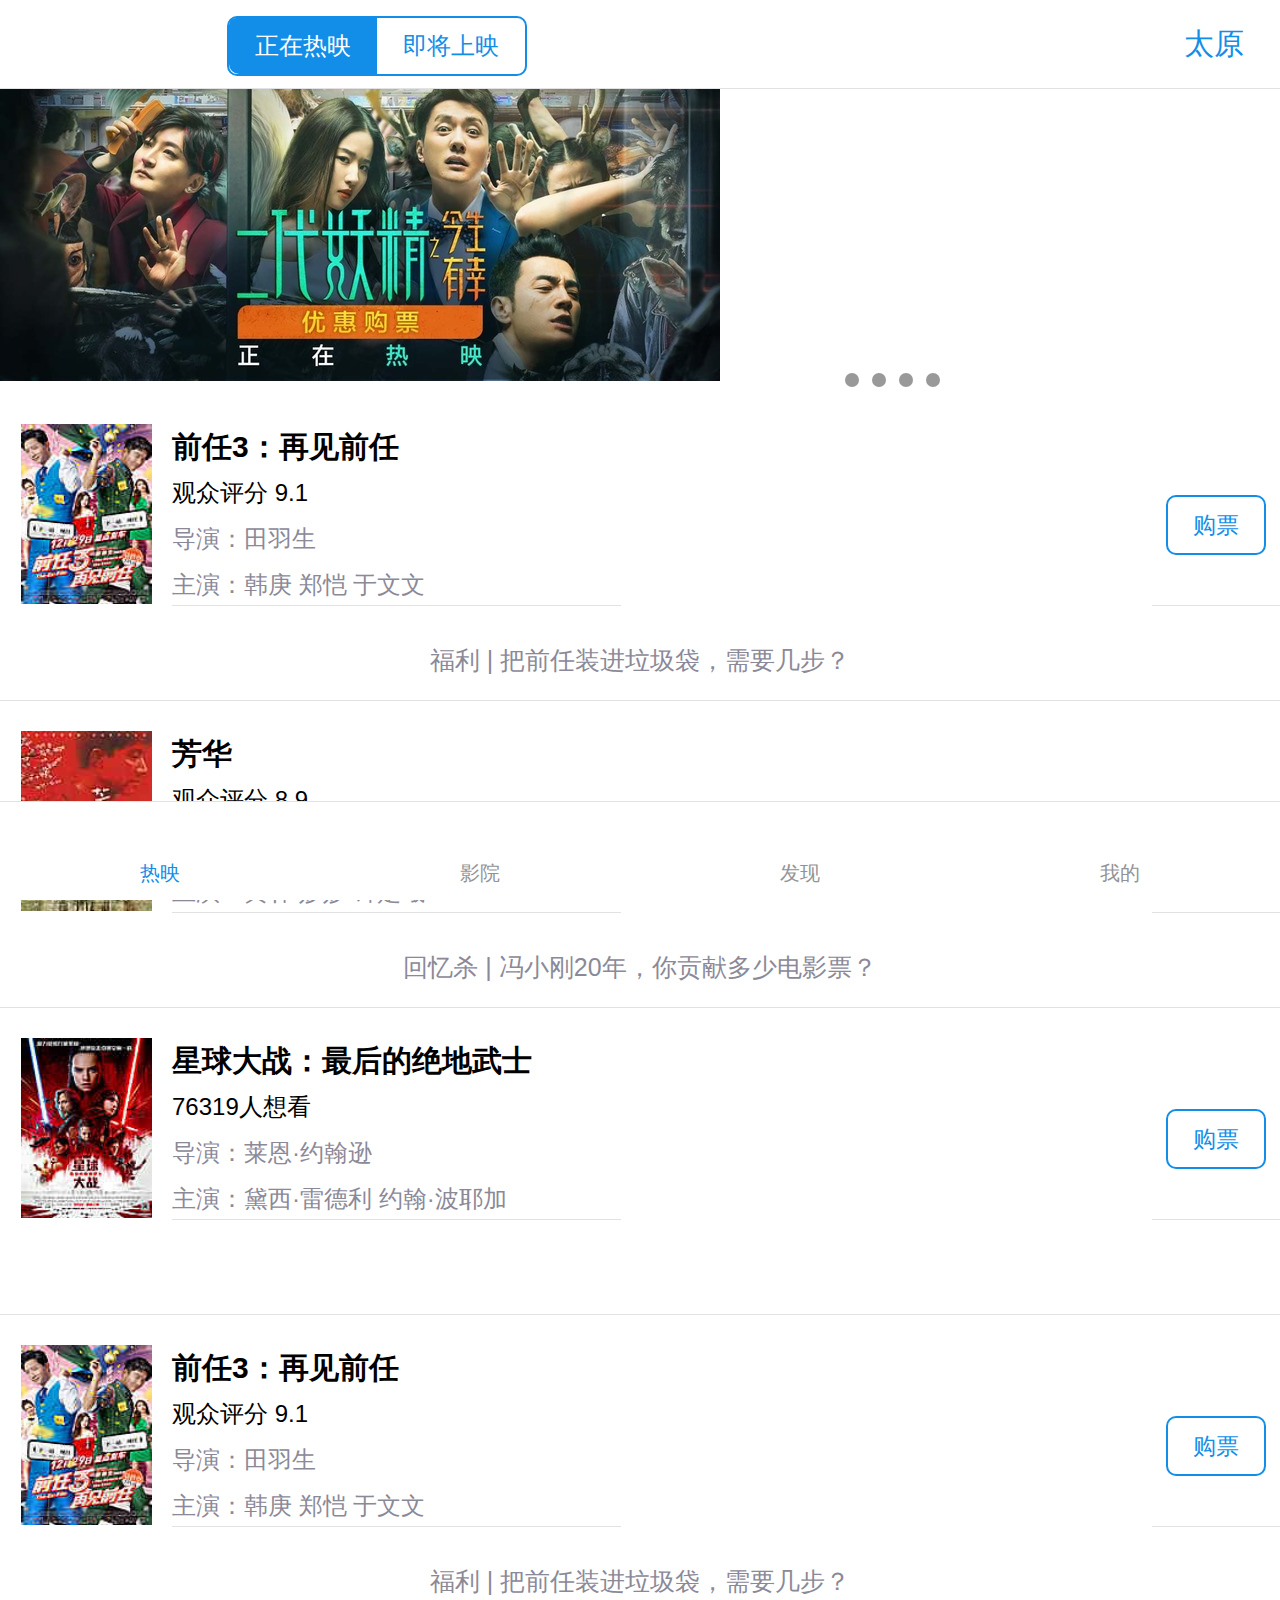
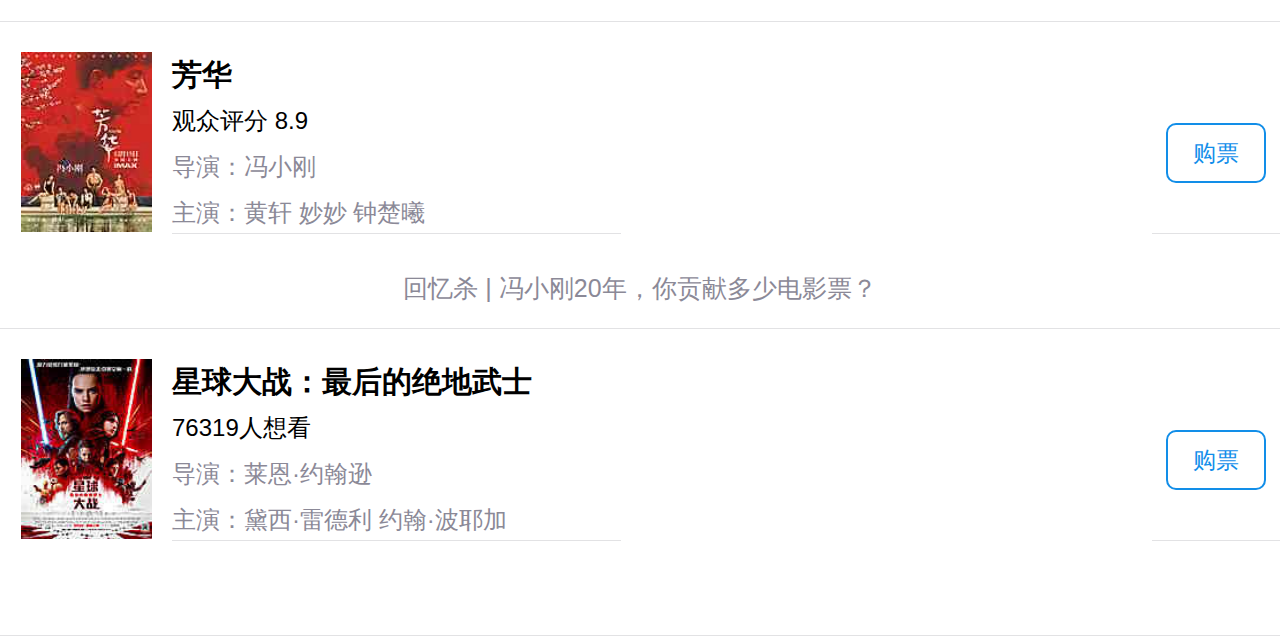
<file: index.html>
<!DOCTYPE html>
<html lang="en">
<head>
	<meta charset="UTF-8">
	<title>movie</title>
	<meta name="viewport" content="width=device-width,user-scalable=no,initial-scale=1.0,maximum-scale=1.0,minimum-scale=1.0">
	<meta http-equiv="X-UA-Compatible" content="ie=edge">
	<link rel="stylesheet" href="css/index.css">
	<script src="js/rem.js"></script>
</head>
<body>
	<div class="header">
		<div class="name"><!-- 电影票 --></div>
		<div class="kuang">
			<a href="index.html" class="kuang_left">正在热映</a>
			<a href="future.html" class="kuang_right">即将上映</a>
		</div>
		<a href="" class="map">太原</a>
	</div>
	<div class="banner">
	<ul class="banner_img">
		<li>
			<a href="">
				<img src="img/qianren.jpg" alt="">
			</a>
		</li>
		<li>
			<a href="">
				<img src="img/zhanlang.jpg" alt="">
			</a>
		</li>
		<li>
			<a href="">
				<img src="img/xingqiu.jpg" alt="">
			</a>
		</li>
		<li>
			<a href="">
				<img src="img/nisi.jpg" alt="">
			</a>
		</li>
		<li>
			<a href="">
				<img src="img/yaojing.jpg" alt="">
			</a>
		</li>
	</ul>
	<ul class="banner_btn">
		<li></li>
		<li></li>
		<li></li>
		<li></li>
		<li></li>
	</ul>
	</div>
	<div class="main">
		<div class="maintop">
			<a href="details.html" class="maintop_left">
				<img src="img/qianren3.jpg" alt="">
			</a>
			<div class="maintop_center">
				<h2>前任3：再见前任</h2>
				<h3>观众评分 9.1</h3>
				<h4>导演：田羽生</h4>
				<h5>主演：韩庚 郑恺 于文文</h5>
			</div>
			<div class="maintop_right">
				<a href="">购票</a>
				<!-- <p>特惠</p> -->
			</div>
		</div>
		<div class="mainbottom">福利 | 把前任装进垃圾袋，需要几步？</div>
	</div>
	<div class="main">
		<div class="maintop">
			<a href="" class="maintop_left">
				<img src="img/fanghua.jpg" alt="">
			</a>
			<div class="maintop_center">
				<h2>芳华</h2>
				<h3>观众评分 8.9</h3>
				<h4>导演：冯小刚</h4>
				<h5>主演：黄轩 妙妙 钟楚曦</h5>
			</div>
			<div class="maintop_right">
				<a href="">购票</a>
				<!-- <p>特惠</p> -->
			</div>
		</div>
		<div class="mainbottom">回忆杀 | 冯小刚20年，你贡献多少电影票？</div>
	</div>
	<div class="main">
		<div class="maintop">
			<a href="" class="maintop_left">
				<img src="img/xingqiudazhan.jpg" alt="">
			</a>
			<div class="maintop_center">
				<h2>星球大战：最后的绝地武士</h2>
				<h3>76319人想看</h3>
				<h4>导演：莱恩·约翰逊</h4>
				<h5>主演：黛西·雷德利 约翰·波耶加</h5>
			</div>
			<div class="maintop_right">
				<a href="">购票</a>
				<!-- <p>特惠</p> -->
			</div>
		</div>
		<div class="mainbottom"></div>
	</div>
	<div class="main">
		<div class="maintop">
			<a href="" class="maintop_left">
				<img src="img/qianren3.jpg" alt="">
			</a>
			<div class="maintop_center">
				<h2>前任3：再见前任</h2>
				<h3>观众评分 9.1</h3>
				<h4>导演：田羽生</h4>
				<h5>主演：韩庚 郑恺 于文文</h5>
			</div>
			<div class="maintop_right">
				<a href="">购票</a>
				<!-- <p>特惠</p> -->
			</div>
		</div>
		<div class="mainbottom">福利 | 把前任装进垃圾袋，需要几步？</div>
	</div>
	<div class="main">
		<div class="maintop">
			<a href="" class="maintop_left">
				<img src="img/fanghua.jpg" alt="">
			</a>
			<div class="maintop_center">
				<h2>芳华</h2>
				<h3>观众评分 8.9</h3>
				<h4>导演：冯小刚</h4>
				<h5>主演：黄轩 妙妙 钟楚曦</h5>
			</div>
			<div class="maintop_right">
				<a href="">购票</a>
				<!-- <p>特惠</p> -->
			</div>
		</div>
		<div class="mainbottom">回忆杀 | 冯小刚20年，你贡献多少电影票？</div>
	</div>
	<div class="main">
		<div class="maintop">
			<a href="" class="maintop_left">
				<img src="img/xingqiudazhan.jpg" alt="">
			</a>
			<div class="maintop_center">
				<h2>星球大战：最后的绝地武士</h2>
				<h3>76319人想看</h3>
				<h4>导演：莱恩·约翰逊</h4>
				<h5>主演：黛西·雷德利 约翰·波耶加</h5>
			</div>
			<div class="maintop_right">
				<a href="">购票</a>
				<!-- <p>特惠</p> -->
			</div>
		</div>
		<div class="mainbottom"></div>
	</div>
	<ul class="footer">
		<li>
			<a href="index.html">
				<i>&#xe619;</i>
				<h2>热映</h2>
			</a>
		</li>
		<li>
			<a href="cinema.html">
				<i>&#xe655;</i>
				<h2>影院</h2>
			</a>
		</li>
		<li>
			<a href="find.html">
				<i>&#xe78a;</i>
				<h2>发现</h2>
			</a>
		</li>
		<li>
			<a href="my.html">
				<i>&#xe601;</i>
				<h2>我的</h2>
			</a>
		</li>
	</ul>
</body>
</html>
</file>
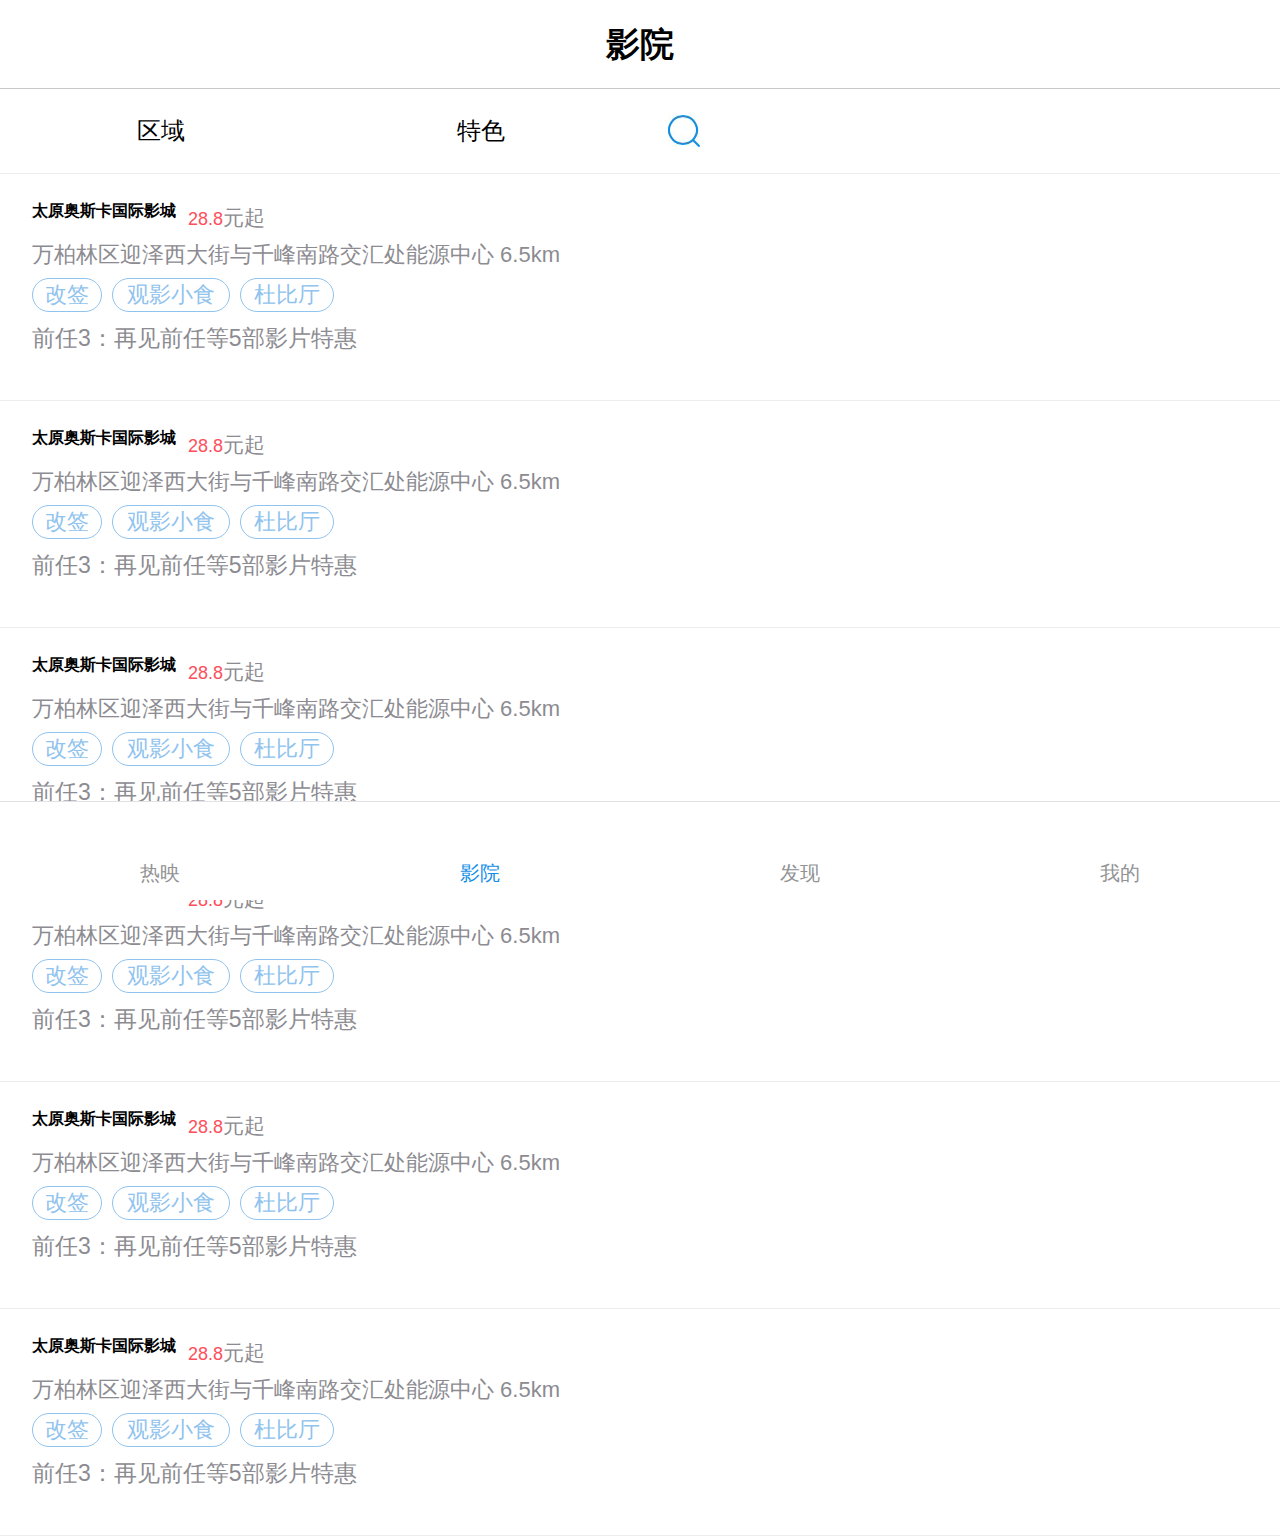
<file: cinema.html>
<!DOCTYPE html>
<html lang="en">
<head>
	<meta charset="UTF-8">
	<title>movie</title>
	<meta name="viewport" content="width=device-width,user-scalable=no,initial-scale=1.0,maximum-scale=1.0,minimum-scale=1.0">
	<meta http-equiv="X-UA-Compatible" content="ie=edge">
	<link rel="stylesheet" href="css/cinema.css">
	<script src="js/rem.js"></script>
</head>
<body>
	<div class="header">
		<div class="title">影院</div>
	</div>
	<div class="nav">
		<div class="quyu">区域</div>
		<div class="tese">特色</div>
		<div class="search"><img src="img/search.png" alt=""></div>
	</div>
	<div class="main">
		<h1>太原奥斯卡国际影城</h1>
		<p><span>28.8</span>元起</p>
		<h2>万柏林区迎泽西大街与千峰南路交汇处能源中心 6.5km</h2>
		<ul class="list">
			<li>改签</li>
			<li>观影小食</li>
			<li>杜比厅</li>
		</ul>
		<h3>前任3：再见前任等5部影片特惠</h3>
	</div>
	<div class="main">
		<h1>太原奥斯卡国际影城</h1>
		<p><span>28.8</span>元起</p>
		<h2>万柏林区迎泽西大街与千峰南路交汇处能源中心 6.5km</h2>
		<ul class="list">
			<li>改签</li>
			<li>观影小食</li>
			<li>杜比厅</li>
		</ul>
		<h3>前任3：再见前任等5部影片特惠</h3>
	</div>
	<div class="main">
		<h1>太原奥斯卡国际影城</h1>
		<p><span>28.8</span>元起</p>
		<h2>万柏林区迎泽西大街与千峰南路交汇处能源中心 6.5km</h2>
		<ul class="list">
			<li>改签</li>
			<li>观影小食</li>
			<li>杜比厅</li>
		</ul>
		<h3>前任3：再见前任等5部影片特惠</h3>
	</div>
	<div class="main">
		<h1>太原奥斯卡国际影城</h1>
		<p><span>28.8</span>元起</p>
		<h2>万柏林区迎泽西大街与千峰南路交汇处能源中心 6.5km</h2>
		<ul class="list">
			<li>改签</li>
			<li>观影小食</li>
			<li>杜比厅</li>
		</ul>
		<h3>前任3：再见前任等5部影片特惠</h3>
	</div>
	<div class="main">
		<h1>太原奥斯卡国际影城</h1>
		<p><span>28.8</span>元起</p>
		<h2>万柏林区迎泽西大街与千峰南路交汇处能源中心 6.5km</h2>
		<ul class="list">
			<li>改签</li>
			<li>观影小食</li>
			<li>杜比厅</li>
		</ul>
		<h3>前任3：再见前任等5部影片特惠</h3>
	</div>
	<div class="main">
		<h1>太原奥斯卡国际影城</h1>
		<p><span>28.8</span>元起</p>
		<h2>万柏林区迎泽西大街与千峰南路交汇处能源中心 6.5km</h2>
		<ul class="list">
			<li>改签</li>
			<li>观影小食</li>
			<li>杜比厅</li>
		</ul>
		<h3>前任3：再见前任等5部影片特惠</h3>
	</div>
	<ul class="footer">
		<li>
			<a href="index.html">
				<i>&#xe619;</i>
				<h2>热映</h2>
			</a>
		</li>
		<li>
			<a href="cinema.html">
				<i>&#xe655;</i>
				<h2>影院</h2>
			</a>
		</li>
		<li>
			<a href="find.html">
				<i>&#xe78a;</i>
				<h2>发现</h2>
			</a>
		</li>
		<li>
			<a href="my.html">
				<i>&#xe601;</i>
				<h2>我的</h2>
			</a>
		</li>
	</ul>
</body>
</html>
</file>
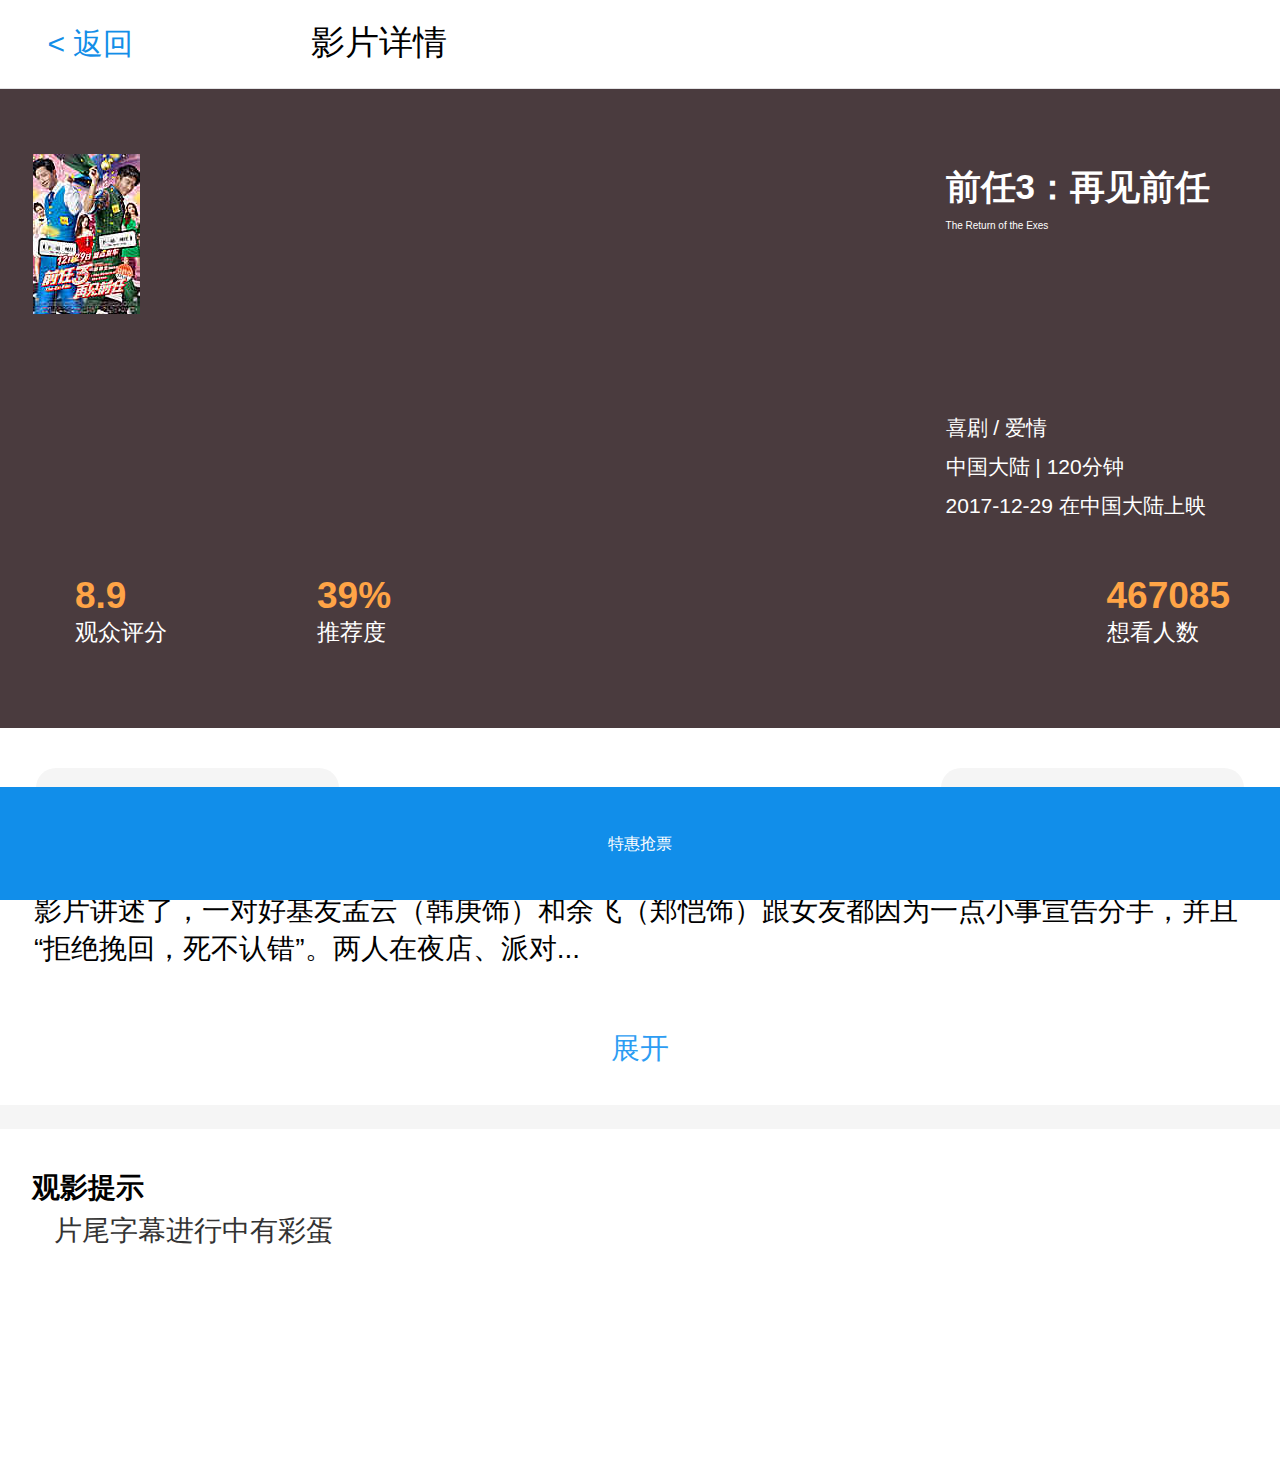
<file: details.html>
<!DOCTYPE html>
<html lang="en">
<head>
	<meta charset="UTF-8">
	<title>movie</title>
	<meta name="viewport" content="width=device-width,user-scalable=no,initial-scale=1.0,maximum-scale=1.0,minimum-scale=1.0">
	<meta http-equiv="X-UA-Compatible" content="ie=edge">
	<link rel="stylesheet" href="css/details.css">
	<script src="js/rem.js"></script>
</head>
<body>
	<div class="header">
		<a href="index.html" class="name">< 返回</a>
		<div class="kuang">影片详情</div>
		<a href="" class="share"><i>&#xe603;</i></a>
	</div>
	<div class="banner">
		<div class="banner_top">
			<div class="banner_left">
				<img src="img/qianren3.jpg" alt="">
			</div>
			<div class="banner_right">
				<h1>前任3：再见前任</h1>
				<span>The Return of the Exes</span>
				<p>
					喜剧 / 爱情
					<br>
					中国大陆 | 120分钟
					<br>
					2017-12-29 在中国大陆上映
				</p>
			</div>
		</div>
		<div class="banner_bottom">
			<div class="fen">
				<h1>8.9</h1>
				观众评分
			</div>
			<div class="v">
				<h1>39%</h1>
				推荐度
			</div>
			<div class="shu">
				<h1>467085</h1>
				想看人数
			</div>
		</div>
	</div>
	<div class="main">
		<div class="kuai">
			<div class="xiangkan"><i>&#xe66f;</i>想看</div>
			<div class="pingfen"><i>&#xe6ed;</i>评分</div>
		</div>
		<p>影片讲述了，一对好基友孟云（韩庚饰）和余飞（郑恺饰）跟女友都因为一点小事宣告分手，并且“拒绝挽回，死不认错”。两人在夜店、派对...</p>
		<a href="">展开</a>
	</div>
	<div class="bian"></div>
	<div class="caidan">
		<h1>观影提示</h1>
		<p><i>&#xe663;</i>片尾字幕进行中有彩蛋</p>
	</div>
	<footer>特惠抢票</footer>
</body>
</html>
</file>
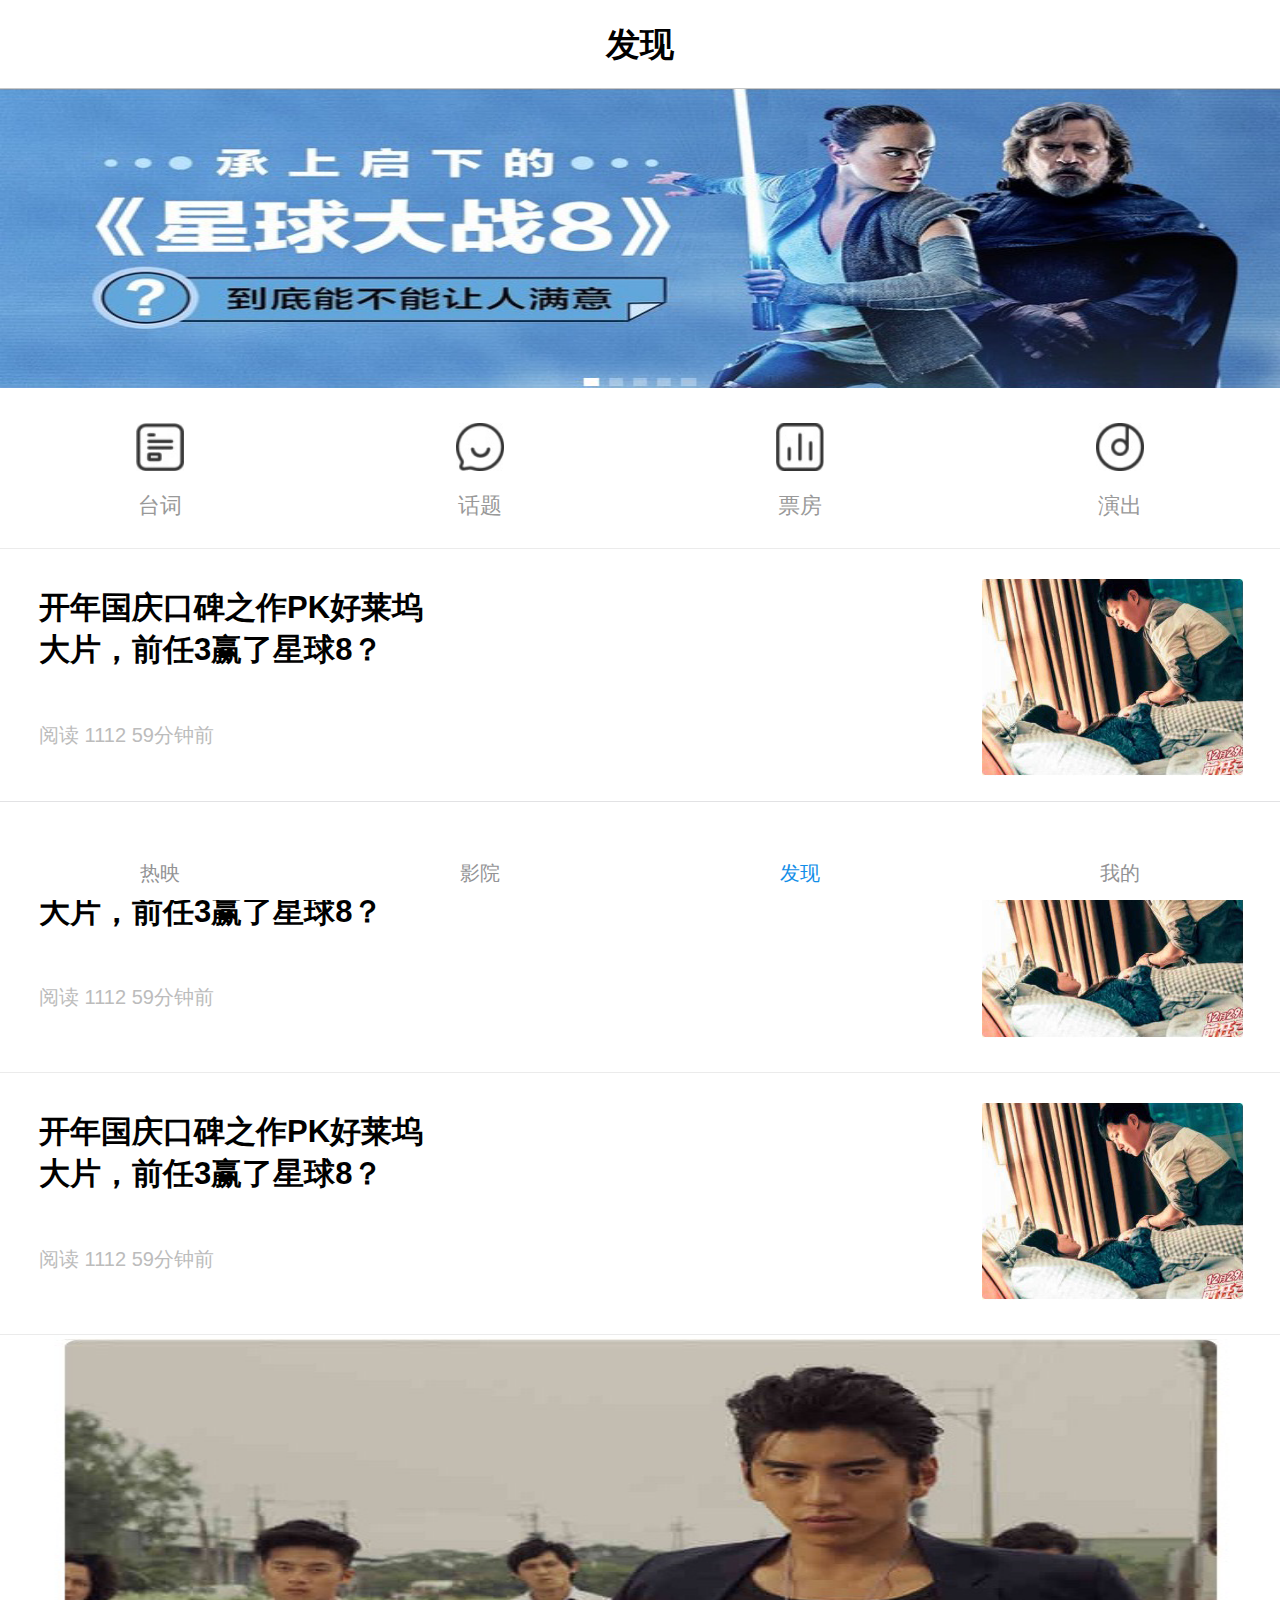
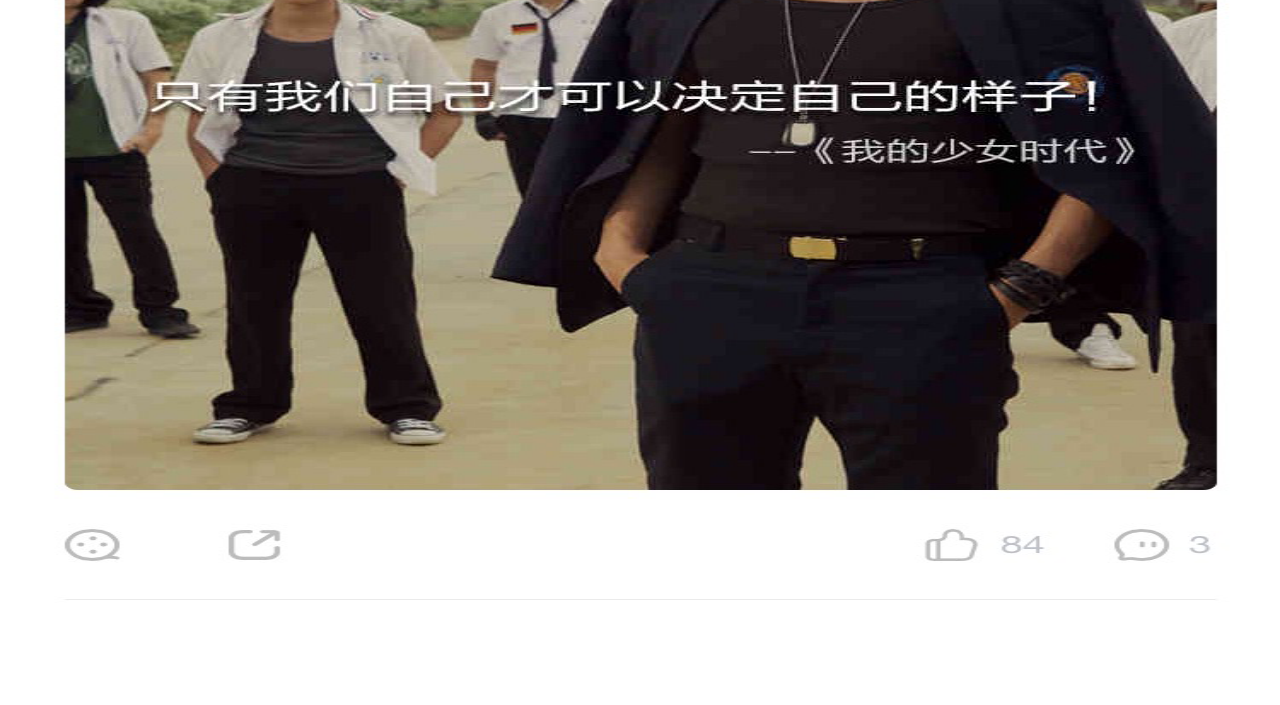
<file: find.html>
<!DOCTYPE html>
<html lang="en">
<head>
	<meta charset="UTF-8">
	<title>我的</title>
	<meta name="viewport" content="width=device-width,user-scalable=no,initial-scale=1.0,maximum-scale=1.0,minimum-scale=1.0">
	<meta http-equiv="X-UA-Compatible" content="ie=edge">
	<link rel="stylesheet" href="css/find.css">
	<script src="js/rem.js"></script>
</head>
<body>
	<div class="header">
		<div class="title">发现</div>
	</div>
	<a href="" class="banner">
		<img src="img/banner2.png" alt="">
	</a>
	<ul class="list">
		<li>
			<a href="">
				<img src="img/taici.png" alt="">
				<p>台词</p>
			</a> 
		</li>
		<li>
			<a href="">
				<img src="img/huati.png" alt="">
				<p>话题</p>
			</a> 
		</li>
		<li>
			<a href="">
				<img src="img/piaofang.png" alt="">
				<p>票房</p>
			</a> 
		</li>
		<li>
			<a href="">
				<img src="img/yanchu.png" alt="">
				<p>演出</p>
			</a> 
		</li>
	</ul>
	<a href="" class="main">
		<div class="text">
			<h1>开年国庆口碑之作PK好莱坞大片，前任3赢了星球8？</h1>
			<p>阅读 1112 59分钟前</p>
		</div>
		<div class="faxian"><img src="img/faxian.png" alt=""></div>
	</a>
	<a href="" class="main">
		<div class="text">
			<h1>开年国庆口碑之作PK好莱坞大片，前任3赢了星球8？</h1>
			<p>阅读 1112 59分钟前</p>
		</div>
		<div class="faxian"><img src="img/faxian.png" alt=""></div>
	</a>
	<a href="" class="main">
		<div class="text">
			<h1>开年国庆口碑之作PK好莱坞大片，前任3赢了星球8？</h1>
			<p>阅读 1112 59分钟前</p>
		</div>
		<div class="faxian"><img src="img/faxian.png" alt=""></div>
	</a>
	<a class="tu" href="">
		<img src="img/tu.png" alt="">
	</a>
	<ul class="footer">
		<li>
			<a href="index.html">
				<i>&#xe619;</i>
				<h2>热映</h2>
			</a>
		</li>
		<li>
			<a href="cinema.html">
				<i>&#xe655;</i>
				<h2>影院</h2>
			</a>
		</li>
		<li>
			<a href="find.html">
				<i>&#xe78a;</i>
				<h2>发现</h2>
			</a>
		</li>
		<li>
			<a href="my.html">
				<i>&#xe601;</i>
				<h2>我的</h2>
			</a>
		</li>
	</ul>
</body>
</html>
</file>
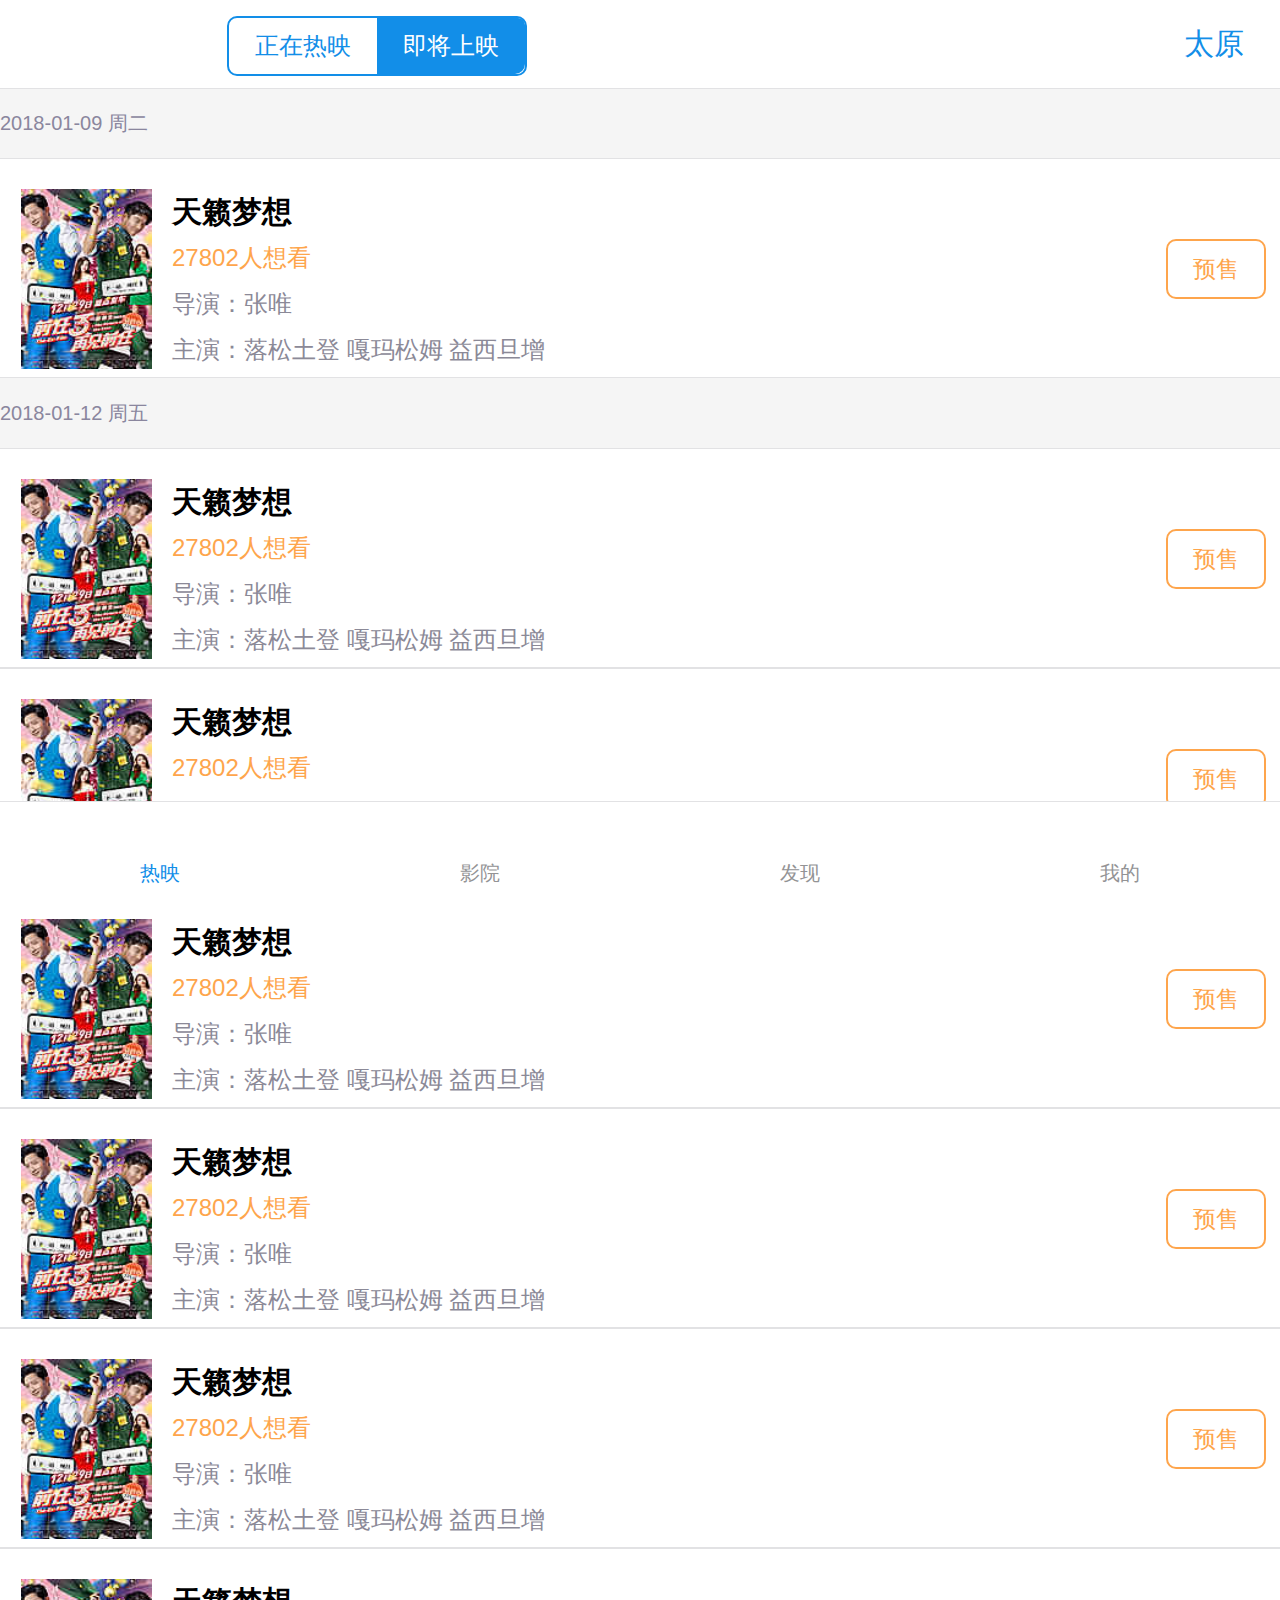
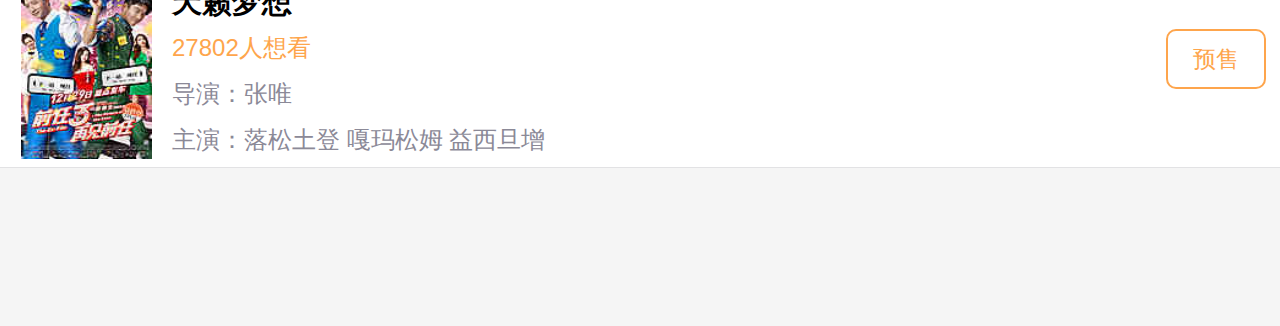
<file: future.html>
<!DOCTYPE html>
<html lang="en">
<head>
	<meta charset="UTF-8">
	<title>movie</title>
	<meta name="viewport" content="width=device-width,user-scalable=no,initial-scale=1.0,maximum-scale=1.0,minimum-scale=1.0">
	<meta http-equiv="X-UA-Compatible" content="ie=edge">
	<link rel="stylesheet" href="css/future.css">
	<script src="js/rem.js"></script>
</head>
<body>
	<div class="header">
		<div class="name"><!-- 电影票 --></div>
		<div class="kuang">
			<a href="index.html" class="kuang_left">正在热映</a>
			<a href="future.html" class="kuang_right">即将上映</a>
		</div>
		<a href="" class="map">太原</a>
	</div>
	<div class="di">2018-01-09 周二</div>
	<div class="main">
		<div class="maintop">
			<a href="" class="maintop_left">
				<img src="img/qianren3.jpg" alt="">
			</a>
			<div class="maintop_center">
				<h2>天籁梦想</h2>
				<h3>27802人想看</h3>
				<h4>导演：张唯</h4>
				<h5>主演：落松土登 嘎玛松姆 益西旦增</h5>
			</div>
			<div class="maintop_right">
				<a href="">预售</a>
				<!-- <p>特惠</p> -->
			</div>
		</div>
	</div>
	<div class="di1">2018-01-12 周五</div>
	<div class="main">
		<div class="maintop">
			<a href="" class="maintop_left">
				<img src="img/qianren3.jpg" alt="">
			</a>
			<div class="maintop_center">
				<h2>天籁梦想</h2>
				<h3>27802人想看</h3>
				<h4>导演：张唯</h4>
				<h5>主演：落松土登 嘎玛松姆 益西旦增</h5>
			</div>
			<div class="maintop_right">
				<a href="">预售</a>
				<!-- <p>特惠</p> -->
			</div>
		</div>
	</div>
	<div class="main">
		<div class="maintop">
			<a href="" class="maintop_left">
				<img src="img/qianren3.jpg" alt="">
			</a>
			<div class="maintop_center">
				<h2>天籁梦想</h2>
				<h3>27802人想看</h3>
				<h4>导演：张唯</h4>
				<h5>主演：落松土登 嘎玛松姆 益西旦增</h5>
			</div>
			<div class="maintop_right">
				<a href="">预售</a>
				<!-- <p>特惠</p> -->
			</div>
		</div>
	</div>
	<div class="main">
		<div class="maintop">
			<a href="" class="maintop_left">
				<img src="img/qianren3.jpg" alt="">
			</a>
			<div class="maintop_center">
				<h2>天籁梦想</h2>
				<h3>27802人想看</h3>
				<h4>导演：张唯</h4>
				<h5>主演：落松土登 嘎玛松姆 益西旦增</h5>
			</div>
			<div class="maintop_right">
				<a href="">预售</a>
				<!-- <p>特惠</p> -->
			</div>
		</div>
	</div>
	<div class="main">
		<div class="maintop">
			<a href="" class="maintop_left">
				<img src="img/qianren3.jpg" alt="">
			</a>
			<div class="maintop_center">
				<h2>天籁梦想</h2>
				<h3>27802人想看</h3>
				<h4>导演：张唯</h4>
				<h5>主演：落松土登 嘎玛松姆 益西旦增</h5>
			</div>
			<div class="maintop_right">
				<a href="">预售</a>
				<!-- <p>特惠</p> -->
			</div>
		</div>
	</div>
	<div class="main">
		<div class="maintop">
			<a href="" class="maintop_left">
				<img src="img/qianren3.jpg" alt="">
			</a>
			<div class="maintop_center">
				<h2>天籁梦想</h2>
				<h3>27802人想看</h3>
				<h4>导演：张唯</h4>
				<h5>主演：落松土登 嘎玛松姆 益西旦增</h5>
			</div>
			<div class="maintop_right">
				<a href="">预售</a>
				<!-- <p>特惠</p> -->
			</div>
		</div>
	</div>
	<div class="main">
		<div class="maintop">
			<a href="" class="maintop_left">
				<img src="img/qianren3.jpg" alt="">
			</a>
			<div class="maintop_center">
				<h2>天籁梦想</h2>
				<h3>27802人想看</h3>
				<h4>导演：张唯</h4>
				<h5>主演：落松土登 嘎玛松姆 益西旦增</h5>
			</div>
			<div class="maintop_right">
				<a href="">预售</a>
				<!-- <p>特惠</p> -->
			</div>
		</div>
	</div>
	<div class="di"></div>
	<ul class="footer">
		<li>
			<a href="index.html">
				<i>&#xe619;</i>
				<h2>热映</h2>
			</a>
		</li>
		<li>
			<a href="cinema.html">
				<i>&#xe655;</i>
				<h2>影院</h2>
			</a>
		</li>
		<li>
			<a href="find.html">
				<i>&#xe78a;</i>
				<h2>发现</h2>
			</a>
		</li>
		<li>
			<a href="my.html">
				<i>&#xe601;</i>
				<h2>我的</h2>
			</a>
		</li>
	</ul>
</body>
</html>
</file>
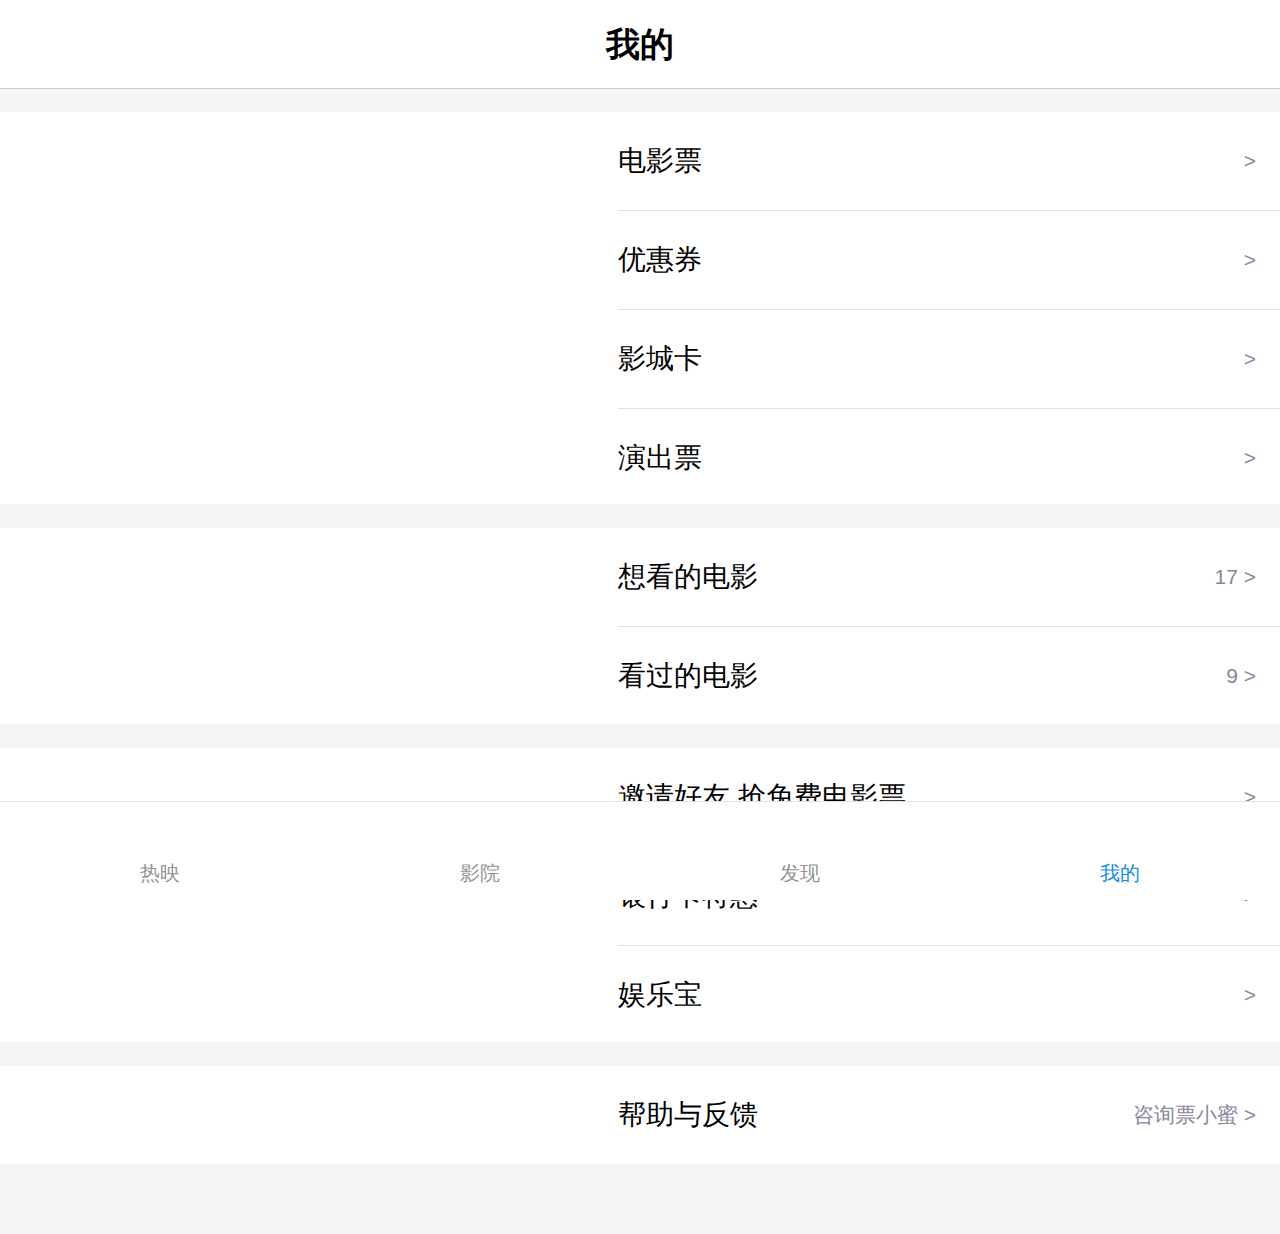
<file: my.html>
<!DOCTYPE html>
<html lang="en">
<head>
	<meta charset="UTF-8">
	<title>我的</title>
	<meta name="viewport" content="width=device-width,user-scalable=no,initial-scale=1.0,maximum-scale=1.0,minimum-scale=1.0">
	<meta http-equiv="X-UA-Compatible" content="ie=edge">
	<link rel="stylesheet" href="css/my.css">
	<script src="js/rem.js"></script>
</head>
<body>
	<div class="header">
		<div class="title">我的</div>
	</div>
	<div class="di"></div>
	<a href="" class="list">
		<i>&#xe619;</i>
		<div class="xian">
		<span>电影票</span>
		<div class="right">&gt;</div>
		</div>
	</a>
	<a href="" class="list">
		<i>&#xe6d6;</i>
		<div class="xian">
		<span>优惠券</span>
		<div class="right">&gt;</div>
		</div>
	</a>
	<a href="" class="list">
		<i>&#xe6e1;</i>
		<div class="xian">
		<span>影城卡</span>
		<div class="right">&gt;</div>
		</div>
	</a>
	<a href="" class="list">
		<i>&#xe7b7;</i>
		<div class="xian1">
		<span>演出票</span>
		<div class="right">&gt;</div>
		</div>
	</a>
	<div class="di1"></div>
	<a href="" class="list">
		<i>&#xe617;</i>
		<div class="xian">
		<span>想看的电影</span>
		<div class="right">17 &gt;</div>
		</div>
	</a>
	<a href="" class="list">
		<i>&#xe602;</i>
		<div class="xian1">
		<span>看过的电影</span>
		<div class="right">9 &gt;</div>
		</div>
	</a>
	<div class="di1"></div>
	<a href="" class="list">
		<i>&#xe60a;</i>
		<div class="xian">
		<span>邀请好友 抢免费电影票</span>
		<div class="right">&gt;</div>
		</div>
	</a>
	<a href="" class="list">
		<i>&#xe624;</i>
		<div class="xian">
		<span>银行卡特惠</span>
		<div class="right">&gt;</div>
		</div>
	</a>
	<a href="" class="list">
		<i>&#xe616;</i>
		<div class="xian1">
		<span>娱乐宝</span>
		<div class="right">&gt;</div>
		</div>
	</a>
	<div class="di1"></div>
	<a href="" class="list">
		<i>&#xe672;</i>
		<div class="xian1">
		<span>帮助与反馈</span>
		<div class="right">咨询票小蜜 &gt;</div>
		</div>
	</a>
	<div class="di2"></div>
	<ul class="footer">
		<li>
			<a href="index.html">
				<i>&#xe619;</i>
				<h2>热映</h2>
			</a>
		</li>
		<li>
			<a href="cinema.html">
				<i>&#xe655;</i>
				<h2>影院</h2>
			</a>
		</li>
		<li>
			<a href="find.html">
				<i>&#xe78a;</i>
				<h2>发现</h2>
			</a>
		</li>
		<li>
			<a href="my.html">
				<i>&#xe601;</i>
				<h2>我的</h2>
			</a>
		</li>
	</ul>
</body>
</html>
</file>
<file: css/index.css>
@import url('base.css');

body{
	height: auto;
	width: 100%;
	position: relative;
}

@font-face {
  font-family: 'iconfont';  /* project id 531176 */
  src: url('https://at.alicdn.com/t/font_531176_y8r4bgajykzz1tt9.eot');
  src: url('https://at.alicdn.com/t/font_531176_y8r4bgajykzz1tt9.eot?#iefix') format('embedded-opentype'),
  url('https://at.alicdn.com/t/font_531176_y8r4bgajykzz1tt9.woff') format('woff'),
  url('https://at.alicdn.com/t/font_531176_y8r4bgajykzz1tt9.ttf') format('truetype'),
  url('https://at.alicdn.com/t/font_531176_y8r4bgajykzz1tt9.svg#iconfont') format('svg');
}

/*顶栏*/

.header{
	height: 0.88rem;
	width: 100%;
	background: #fff;
	position: fixed;
	z-index: 999;
	top: 0;
	left: 0;
	border-bottom: 1px solid #e2e2e4;
}

.name{
	float: left;
	color: #128ee8;
	font-size: 0.3rem;
	width: 1.81rem;
	height: 0.88rem;
	text-align: center;
	line-height: 0.88rem;
}

.kuang{
	float: left;
	width: 2.96rem;
	height: 0.56rem;
	margin: 0.16rem 0 0 0.46rem;
	border: 0.02rem solid #128ee8;
	border-radius: 0.1rem;
}

.kuang_left{
	float: left;
	width: 1.48rem;
	height: 100%;
	background: #128ee8;
	font-size: 0.24rem;
	color: #fff;
	line-height: 0.56rem;
	text-align: center;
	border-radius: 0.07rem 0 0 0.1rem;
}

.kuang_right{
	float: right;
	width: 1.48rem;
	height: 100%;
	font-size: 0.24rem;
	color: #128ee8;
	line-height: 0.56rem;
	text-align: center;
}

.map{
	float: right;
	color: #128ee8;
	font-size: 0.3rem;
	width: 1.32rem;
	height: 0.88rem;
	text-align: center;
	line-height: 0.88rem;
}

/*banner*/

.banner{
	margin-top: 0.88rem;
	width: 100%;
	height: 3.06rem;
}

.banner_img{
	width: 100%;
	height: ;
}

.banner_img li{
	float: left;
	position: absolute;
	top: 0;
	left: 0;
}

.banner_img li a{
	width: 100%;
	height: 100%;
	display: block;
}


.banner_img li a img{
	width: 100%;
	height: 100%;
}

.banner_btn{
	width: 1.4rem;
	height: 0.14rem;
	position: absolute;
	right: 2.95rem;
	top: 2.85rem;
}

.banner_btn li{
	width: 0.14rem;
	height: 0.14rem;
	border-radius: 50%;
	float: left;
	background: #999;
	margin-right: 0.13rem;
}

.banner_btn li:last-child{
	margin-right: 0;
	background: #fff;
}

/*主体*/

.main{
	height: auto;
	width: 100%;
}

.maintop{
	height: 2.26rem;
	width: 100%;
}

.maintop_left{
	float: left;
	width: 1.72rem;
	height: 1.81rem;
}

.maintop_left img{
	width: 1.31rem;
	height: 1.8rem;
	margin: 0.3rem auto 0;
	display: block;
}

.maintop_center{
	float: left;
	width: 4.49rem;
	height: 1.81rem;
	margin-top: 0.3rem;
	line-height: 0.46rem;
	border-bottom: 0.01rem solid #e2e2e4;
}

.maintop_center h2{
	font-size: 0.3rem;
}

.maintop_center h3{
	font-size: 0.24rem;
	font-weight: normal;
}

.maintop_center h4{
	font-size: 0.24rem;
	color: #8b8997;
	font-weight: normal;
}

.maintop_center h5{
	font-size: 0.24rem;
	color: #8b8997;
	font-weight: normal;
}

.maintop_right{
	float: right;
	width: 1.28rem;
	height: 2.11rem;
	border-bottom: 0.01rem solid #e2e2e4;
}

.maintop_right a{
	margin: 1.01rem auto 0;
	width: 0.96rem;
	height: 0.56rem;
	border: 0.02rem solid #128ee8;
	border-radius: 0.1rem;
	font-size: 0.23rem;
	color: #118eea;
	display: block;
	text-align: center;
	line-height: 0.56rem;
}

.maintop_right p{
	font-size: 0.15rem;
	font-weight: normal;
	color: #118eea;
	text-align: center;
	display: block;
}

.mainbottom{
	height: 0.8rem;
	width: 100%;
	border-bottom: 0.01rem solid #e2e2e4;
	font-size: 0.25rem;
	color: #8b8997;
	text-align: center;
	line-height: 0.8rem;
}


/*底栏*/

.footer{
	height: 0.98rem;
	width: 100%;
	background: #fff;
	position: fixed;
	z-index: 999;
	bottom: 0;
	right: 0;
	border-top: 1px solid #e2e2e4;
}

.footer li{
	height: 100%;
	width: 25%;
	float: left;
}

.footer li:first-child i{
	color: #128ee8;
}

.footer li:first-child h2{
	color: #128ee8;
}

.footer li a{
	width: 100%;
	height: 100%;
	margin-top: 0.15rem;
	display: block;
}

.footer li a {
	border: none;-webkit-tap-highlight-color: rgba(0,0,0,0);-webkit-tap-highlight-color: transparent;outline: none;
}

.footer li a i{
	font-family: 'iconfont';
	text-align: center;
	color: #939395;
	display: block;
	font-size: 0.37rem;
}

.footer li a h2{
	color: #939395;
	font-size: 0.2rem;
	font-weight: normal;
	text-align: center;
}
</file>
<file: css/cinema.css>
@import url('base.css');

body{
	height: auto;
	width: 100%;
	position: relative;
}

@font-face {
  font-family: 'iconfont';  /* project id 531176 */
  src: url('https://at.alicdn.com/t/font_531176_y8r4bgajykzz1tt9.eot');
  src: url('https://at.alicdn.com/t/font_531176_y8r4bgajykzz1tt9.eot?#iefix') format('embedded-opentype'),
  url('https://at.alicdn.com/t/font_531176_y8r4bgajykzz1tt9.woff') format('woff'),
  url('https://at.alicdn.com/t/font_531176_y8r4bgajykzz1tt9.ttf') format('truetype'),
  url('https://at.alicdn.com/t/font_531176_y8r4bgajykzz1tt9.svg#iconfont') format('svg');
}

/*顶栏*/

.header{
	height: 0.88rem;
	width: 100%;
	background: #fff;
	position: fixed;
	z-index: 999;
	top: 0;
	left: 0;
	border-bottom: 0.01rem solid #c6c8c9;
}

.title{
	text-align: center;
	line-height: 0.88rem;
	font-size: 0.34rem;
	font-weight: bold;
}

.nav{
	padding-top: 0.88rem;
	height: 0.85rem;
	width: 100%;
	border-bottom: 0.01rem solid #ededed;
}

.quyu{
	font-size: 0.24rem;
	float: left;
	width: 3.21rem;
	text-align: center;
	line-height: 0.85rem;
}

.tese{
	font-size: 0.24rem;
	float: left;
	width: 3.2rem;
	text-align: center;
	line-height: 0.85rem;
}

.search{

}

.search img{
	width: 0.32rem;
	height: 0.32rem;
	margin: 0.27rem;
}


.main{
	height: 2.26rem;
	border-bottom: 0.01rem solid #ededed;
	padding-left: 0.32rem;
}

.main h1{
	margin-top: 0.27rem;
	font-size: : 0.29rem;
	float: left;
}

.main h2{
	font-size: 0.22rem;
	font-weight: normal;
	color: #8c8b91;
	width: 100%;
	float: left;
	margin-top: 0.08rem
}

.main p{
	font-size: 0.21rem;
	color: #8c8b91;
	float: left;
	margin-top: 0.3rem;
	margin-left: 0.12rem;
}

.main span{
	font-size: 0.18rem;
	color: #fd4e5b;
}

.main h3{
	font-size: 0.23rem;
	font-weight: normal;
	color: #8c8b91;
	float: left;
	margin-top: 0.08rem;
}

.list{
	width: 100%;
	height: 0.37rem;
	float: left;
	margin-top: 0.08rem
}


.list li{
	border-radius: 0.5rem;
	font-size: 0.22rem;
	color: #90c3ee;
	border: 1px solid #90c3ee;
	text-align: center;
	line-height: 0.32rem;
	float: left;
	margin-right:0.1rem;
}

.list li:first-child{
	width: 0.68rem;
	height: 0.32rem;
}

.list li:nth-child(2){
	width: 1.16rem;
	height: 0.32rem;
}

.list li:last-child{
	width: 0.92rem;
	height: 0.32rem;
}

/*底栏*/

.footer{
	height: 0.98rem;
	width: 100%;
	background: #fff;
	position: fixed;
	z-index: 999;
	bottom: 0;
	right: 0;
	border-top: 1px solid #e2e2e4;
}

.footer li{
	height: 100%;
	width: 25%;
	float: left;
}

.footer li:nth-child(2) i{
	color: #128ee8;
}

.footer li:nth-child(2) h2{
	color: #128ee8;
}

.footer li a{
	width: 100%;
	height: 100%;
	margin-top: 0.15rem;
	display: block;
}

.footer li a {
	border: none;-webkit-tap-highlight-color: rgba(0,0,0,0);-webkit-tap-highlight-color: transparent;outline: none;
}

.footer li a i{
	font-family: 'iconfont';
	text-align: center;
	color: #939395;
	display: block;
	font-size: 0.37rem;
}

.footer li a h2{
	color: #939395;
	font-size: 0.2rem;
	font-weight: normal;
	text-align: center;
}
</file>
<file: css/details.css>
@import url('base.css');

body{
	height: auto;
	width: 100%;
	position: relative;
}

@font-face {
  font-family: 'iconfont';  /* project id 539266 */
  src: url('https://at.alicdn.com/t/font_539266_oejf72eb9d64unmi.eot');
  src: url('https://at.alicdn.com/t/font_539266_oejf72eb9d64unmi.eot?#iefix') format('embedded-opentype'),
  url('https://at.alicdn.com/t/font_539266_oejf72eb9d64unmi.woff') format('woff'),
  url('https://at.alicdn.com/t/font_539266_oejf72eb9d64unmi.ttf') format('truetype'),
  url('https://at.alicdn.com/t/font_539266_oejf72eb9d64unmi.svg#iconfont') format('svg');
}

/*顶栏*/

.header{
	height: 0.88rem;
	width: 100%;
	background: #fff;
	position: fixed;
	z-index: 999;
	top: 0;
	left: 0;
	border-bottom: 1px solid #e2e2e4;
}

.name{
	float: left;
	color: #128ee8;
	font-size: 0.3rem;
	width: 1.81rem;
	height: 0.88rem;
	text-align: center;
	line-height: 0.88rem;
}

.kuang{
	float: left;
	font-size: 0.34rem;
	margin-top: 0.20rem;
	margin-left: 1.3rem;
	color: #000;
}

.share{
	float: right;
}

.share i{
	font-family: 'iconfont';
	color: #2895e8;
	line-height: 0.88rem;
	font-size: 0.4rem;
	margin-right: 0.35rem;
}

.banner{
	padding-top: 0.88rem;
	width: 100%;
	height: 6.4rem;
	background: #4a3b3e;
}

.banner_left{
	float: left;
}

.banner_left img{
	display: block;
	margin-top: 0.66rem;
	margin-left: 0.333rem;
}

.banner_right{
	margin-top: 0.75rem;
	margin-right: 0.7rem;
	float: right;
}

.banner_right h1{
	font-size: 0.35rem;
	color: #fff;
	line-height: 0.48rem;
}

.banner_right span{
	display: block;
	font-size: 0.1rem;
	color: #fff;
	line-height: 0.3rem;
}

.banner_right p{
	margin-top: 1.67rem;
	font-size: 0.21rem;
	color: #fff;
	line-height: 0.39rem;
}

.banner_bottom{
	float: left;
	width: 100%;
	height: 1.47rem;
}

.fen{
	margin-top: 0.5rem;
	margin-left: 0.75rem;
	font-size: 0.23rem;
	color: #fff;
	float: left;
}

.fen h1{
	font-size: 0.37rem;
	color: #ffa446;
}

.v{
	margin-top: 0.5rem;
	margin-left: 1.5rem;
	font-size: 0.23rem;
	color: #fff;
	float: left;
}

.v h1{
	font-size: 0.37rem;
	color: #ffa446;
}

.shu{
	margin-top: 0.5rem;
	margin-right: 0.5rem;
	font-size: 0.23rem;
	color: #fff;
	float: right;
}

.shu h1{
	font-size: 0.37rem;
	color: #ffa446;
}

.kuai{
	width: 100%;
	height: 1.64rem;
}

.xiangkan{
	margin-top: 0.4rem;
	margin-left: 0.36rem;
	float: left;
	width: 3.03rem;
	height: 0.8rem;
	background: #f5f5f5;
	border-radius: 0.2rem;
	text-align: center;
	line-height: 0.8rem;
	font-size: 0.3rem;
}

.xiangkan i{
	font-family: 'iconfont';
	font-size: 0.3rem;
}

.pingfen{
	margin-top: 0.4rem;
	margin-right: 0.36rem;
	float: right;
	width: 3.03rem;
	height: 0.8rem;
	background: #f5f5f5;
	border-radius: 0.2rem;
	text-align: center;
	line-height: 0.8rem;
	font-size: 0.3rem;
}

.pingfen i{
	font-family: 'iconfont';
	font-size: 0.3rem;
}

.main p{
	font-size: 0.28rem;
	padding: 0 0.34rem;
}

.main a{
	margin-top: 0.61rem;
	display: block;
	color: #2d9df3;
	text-align: center;
	font-size: 0.29rem;
}


.bian{
	margin-top: 0.36rem;
	width: 100%;
	height: 0.24rem;
	background: #f5f5f5;
}

.caidan{
	padding-bottom: 2.13rem;
}

.caidan h1{
	margin-top: 0.4rem;
	margin-left: 0.32rem;
	font-size: 0.28rem;
}

.caidan p{
	margin-top: 0.05rem;
	font-size: 0.28rem;
	color: #333;
	margin-left: 0.32rem;
}

.caidan p i{
	font-family: 'iconfont';
	font-size: 0.28rem;
	color: #333;
}

footer{
	position: fixed;
	z-index: 999;
	bottom: 0;
	width: 100%;
	height: 1.13rem;
	background: #118eea;
	text-align: center;
	line-height: 1.13rem;
	color: #fff;
}
</file>
<file: css/find.css>
@import url('base.css');

@font-face {
  font-family: 'iconfont';  /* project id 531176 */
  src: url('https://at.alicdn.com/t/font_531176_o0j3ilhjt4bzkt9.eot');
  src: url('https://at.alicdn.com/t/font_531176_o0j3ilhjt4bzkt9.eot?#iefix') format('embedded-opentype'),
  url('https://at.alicdn.com/t/font_531176_o0j3ilhjt4bzkt9.woff') format('woff'),
  url('https://at.alicdn.com/t/font_531176_o0j3ilhjt4bzkt9.ttf') format('truetype'),
  url('https://at.alicdn.com/t/font_531176_o0j3ilhjt4bzkt9.svg#iconfont') format('svg');
}

/*顶栏*/

.header{
	height: 0.88rem;
	width: 100%;
	background: #fff;
	position: fixed;
	z-index: 999;
	top: 0;
	left: 0;
	border-bottom: 0.01rem solid #c6c8c9;
}

.title{
	text-align: center;
	line-height: 0.88rem;
	font-size: 0.34rem;
	font-weight: bold;
}

.banner{
	padding-top: 0.88rem;
	display: block;
}

.banner img{
	display: block;
	width: 100%;
	height: 3rem;
}

.list{
	height: 1.6rem;
	width: 100%;
	border-bottom: 0.01rem solid #ebebeb;
}

.list li{
	float: left;
	width: 25%;
	height: 100%;
}

.list li a{
	width: 100%;
	height: 100%;
	display: block;
	overflow: hidden;
}

.list li a p{
	color: #999;
	font-size: 0.22rem;
	text-align:center;
	margin-top: 0.2rem;
}

.list li a img{
	width: 0.48rem;
	height: 0.48rem;
	margin: 0.35rem auto 0;
	display: block;
}

.main{
	height: 2.61rem;
	width: 100%;
	display: block;
	border-bottom: 0.01rem solid #ebebeb;
	overflow: hidden;
}

.text{
	width: 4.52rem;
	height: 100%;
	float: left;
	margin-top: 0.38rem;
}

.text h1{
	font-size: 0.31rem;
	color: #000;
	padding-left: 0.39rem;
}

.text p{
	font-size: 0.2rem;
	color: #bcbcbc;
	padding-left: 0.39rem;
	margin-top: 0.51rem;
}

.faxian{
	width: 2.98rem;
	height: 100%;
	float: right;
	margin-top: 0.3rem;
}

.faxian img{
	width: 2.61rem;
	height: 1.97rem;
}

.tu img{
	width: 100%;
	height: 8.68rem;
	padding-bottom: 0.98rem;
}


/*底栏*/

.footer{
	height: 0.98rem;
	width: 100%;
	background: #fff;
	position: fixed;
	z-index: 999;
	bottom: 0;
	right: 0;
	border-top: 1px solid #e2e2e4;
}

.footer li{
	height: 100%;
	width: 25%;
	float: left;
}

.footer li:nth-child(3) i{
	color: #128ee8;
}

.footer li:nth-child(3) h2{
	color: #128ee8;
}

.footer li a{
	width: 100%;
	height: 100%;
	margin-top: 0.15rem;
	display: block;
}

.footer li a {
	border: none;-webkit-tap-highlight-color: rgba(0,0,0,0);-webkit-tap-highlight-color: transparent;outline: none;
}

.footer li a i{
	font-family: 'iconfont';
	text-align: center;
	color: #939395;
	display: block;
	font-size: 0.37rem;
}

.footer li a h2{
	color: #939395;
	font-size: 0.2rem;
	font-weight: normal;
	text-align: center;
}
</file>
<file: css/future.css>
@import url('base.css');

body{
	height: auto;
	width: 100%;
	position: relative;
	background: #f5f5f5;
}

@font-face {
  font-family: 'iconfont';  /* project id 531176 */
  src: url('https://at.alicdn.com/t/font_531176_y8r4bgajykzz1tt9.eot');
  src: url('https://at.alicdn.com/t/font_531176_y8r4bgajykzz1tt9.eot?#iefix') format('embedded-opentype'),
  url('https://at.alicdn.com/t/font_531176_y8r4bgajykzz1tt9.woff') format('woff'),
  url('https://at.alicdn.com/t/font_531176_y8r4bgajykzz1tt9.ttf') format('truetype'),
  url('https://at.alicdn.com/t/font_531176_y8r4bgajykzz1tt9.svg#iconfont') format('svg');
}

/*顶栏*/

.header{
	height: 0.88rem;
	width: 100%;
	background: #fff;
	position: fixed;
	z-index: 999;
	top: 0;
	left: 0;
	border-bottom: 1px solid #e2e2e4;
}

.name{
	float: left;
	color: #128ee8;
	font-size: 0.3rem;
	width: 1.81rem;
	height: 0.88rem;
	text-align: center;
	line-height: 0.88rem;
}

.kuang{
	float: left;
	width: 2.96rem;
	height: 0.56rem;
	margin: 0.16rem 0 0 0.46rem;
	border: 0.02rem solid #128ee8;
	border-radius: 0.1rem;
}

.kuang_left{
	float: left;
	width: 1.48rem;
	height: 100%;
	font-size: 0.24rem;
	color: #128ee8;
	line-height: 0.56rem;
	text-align: center;
}

.kuang_right{
	float: right;
	width: 1.48rem;
	height: 100%;
	font-size: 0.24rem;
	color: #fff;
	line-height: 0.56rem;
	text-align: center;
	background: #128ee8;
	border-radius: 0 0.07rem  0.1rem 0;
}

.map{
	float: right;
	color: #128ee8;
	font-size: 0.3rem;
	width: 1.32rem;
	height: 0.88rem;
	text-align: center;
	line-height: 0.88rem;
}

.di{
	height: 0.7rem;
	width: 100%;
	margin-top: 0.88rem;
	line-height: 0.7rem;
	font-size: 0.2rem;
	color: #8a869e;
}

.di1{
	height: 0.7rem;
	width: 100%;
	line-height: 0.7rem;
	font-size: 0.2rem;
	color: #8a869e;
}

/*主体*/

.main{
	height: auto;
	width: 100%;
	border-bottom: 1px solid #e2e2e4;
	border-top: 1px solid #e2e2e4;
	background: #fff;
}

.maintop{
	height: 2.18rem;
	width: 100%;
}

.maintop_left{
	float: left;
	width: 1.72rem;
	height: 1.81rem;
}

.maintop_left img{
	width: 1.31rem;
	height: 1.8rem;
	margin: 0.3rem auto 0;
	display: block;
}

.maintop_center{
	float: left;
	width: 4.49rem;
	height: 1.81rem;
	margin-top: 0.3rem;
	line-height: 0.46rem;
}

.maintop_center h2{
	font-size: 0.3rem;
}

.maintop_center h3{
	font-size: 0.24rem;
	font-weight: normal;
	color: #fea54c;
}

.maintop_center h4{
	font-size: 0.24rem;
	color: #8b8997;
	font-weight: normal;
}

.maintop_center h5{
	font-size: 0.24rem;
	color: #8b8997;
	font-weight: normal;
}

.maintop_right{
	float: right;
	width: 1.28rem;
	height: 2.11rem;
}

.maintop_right a{
	margin: 0.8rem auto 0;
	width: 0.96rem;
	height: 0.56rem;
	border: 0.02rem solid #fea54c;
	border-radius: 0.1rem;
	font-size: 0.23rem;
	color: #fea54c;
	display: block;
	text-align: center;
	line-height: 0.56rem;
}

.maintop_right p{
	font-size: 0.15rem;
	font-weight: normal;
	color: #118eea;
	text-align: center;
	display: block;
}

.mainbottom{
	height: 0.8rem;
	width: 100%;
	border-bottom: 0.01rem solid #e2e2e4;
	font-size: 0.25rem;
	color: #8b8997;
	text-align: center;
	line-height: 0.8rem;
}

/*底栏*/

.footer{
	height: 0.98rem;
	width: 100%;
	background: #fff;
	position: fixed;
	z-index: 999;
	bottom: 0;
	right: 0;
	border-top: 1px solid #e2e2e4;
}

.footer li{
	height: 100%;
	width: 25%;
	float: left;
}

.footer li:first-child i{
	color: #128ee8;
}

.footer li:first-child h2{
	color: #128ee8;
}

.footer li a{
	width: 100%;
	height: 100%;
	margin-top: 0.15rem;
	display: block;
}

.footer li a i{
	font-family: 'iconfont';
	text-align: center;
	color: #939395;
	display: block;
	font-size: 0.37rem;
}

.footer li a h2{
	color: #939395;
	font-size: 0.2rem;
	font-weight: normal;
	text-align: center;
}
</file>
<file: css/my.css>
@import url('base.css');

body{
	background: #f5f5f5;
}

@font-face {
  font-family: 'iconfont';  /* project id 531176 */
  src: url('https://at.alicdn.com/t/font_531176_o0j3ilhjt4bzkt9.eot');
  src: url('https://at.alicdn.com/t/font_531176_o0j3ilhjt4bzkt9.eot?#iefix') format('embedded-opentype'),
  url('https://at.alicdn.com/t/font_531176_o0j3ilhjt4bzkt9.woff') format('woff'),
  url('https://at.alicdn.com/t/font_531176_o0j3ilhjt4bzkt9.ttf') format('truetype'),
  url('https://at.alicdn.com/t/font_531176_o0j3ilhjt4bzkt9.svg#iconfont') format('svg');
}

/*顶栏*/

.header{
	height: 0.88rem;
	width: 100%;
	background: #fff;
	position: fixed;
	z-index: 999;
	top: 0;
	left: 0;
	border-bottom: 0.01rem solid #c6c8c9;
}

.title{
	text-align: center;
	line-height: 0.88rem;
	font-size: 0.34rem;
	font-weight: bold;
}

.di{
	margin-top: 0.88rem;
	width: 100%;
	height: 0.24rem;
}

.di1{
	width: 100%;
	height: 0.24rem;
}

.di2{
	width: 100%;
	height: 0.7rem;
}

.list{
	height: 0.98rem;
	width: 100%;
	display: block;
	background: #fff;
}

.list i{
	float: left;
	font-family: 'iconfont';
	line-height: 0.98rem;
	margin-left: 0.32rem;
	color: #8a869e;
}

.xian{
	width: 6.62rem;
	height: 100%;
	float: right;
	border-bottom: 1px solid #e2e2e2;
}

.xian1{
	width: 6.62rem;
	height: 100%;
	float: right;
}

.list span{
	float: left;
	line-height: 0.98rem;
	font-size: 0.28rem;
	color: #000;
}

.right{
	float: right;
	font-size: 0.21rem;
	color: #8a869e;
	line-height: 0.98rem;
	margin-right: 0.24rem;
}

/*底栏*/

.footer{
	height: 0.98rem;
	width: 100%;
	background: #fff;
	position: fixed;
	z-index: 999;
	bottom: 0;
	right: 0;
	border-top: 1px solid #e2e2e4;
}

.footer li{
	height: 100%;
	width: 25%;
	float: left;
}

.footer li:last-child i{
	color: #128ee8;
}

.footer li:last-child h2{
	color: #128ee8;
}

.footer li a{
	width: 100%;
	height: 100%;
	margin-top: 0.15rem;
	display: block;
}

.footer li a {
	border: none;-webkit-tap-highlight-color: rgba(0,0,0,0);-webkit-tap-highlight-color: transparent;outline: none;
}

.footer li a i{
	font-family: 'iconfont';
	text-align: center;
	color: #939395;
	display: block;
	font-size: 0.37rem;
}

.footer li a h2{
	color: #939395;
	font-size: 0.2rem;
	font-weight: normal;
	text-align: center;
}
</file>
